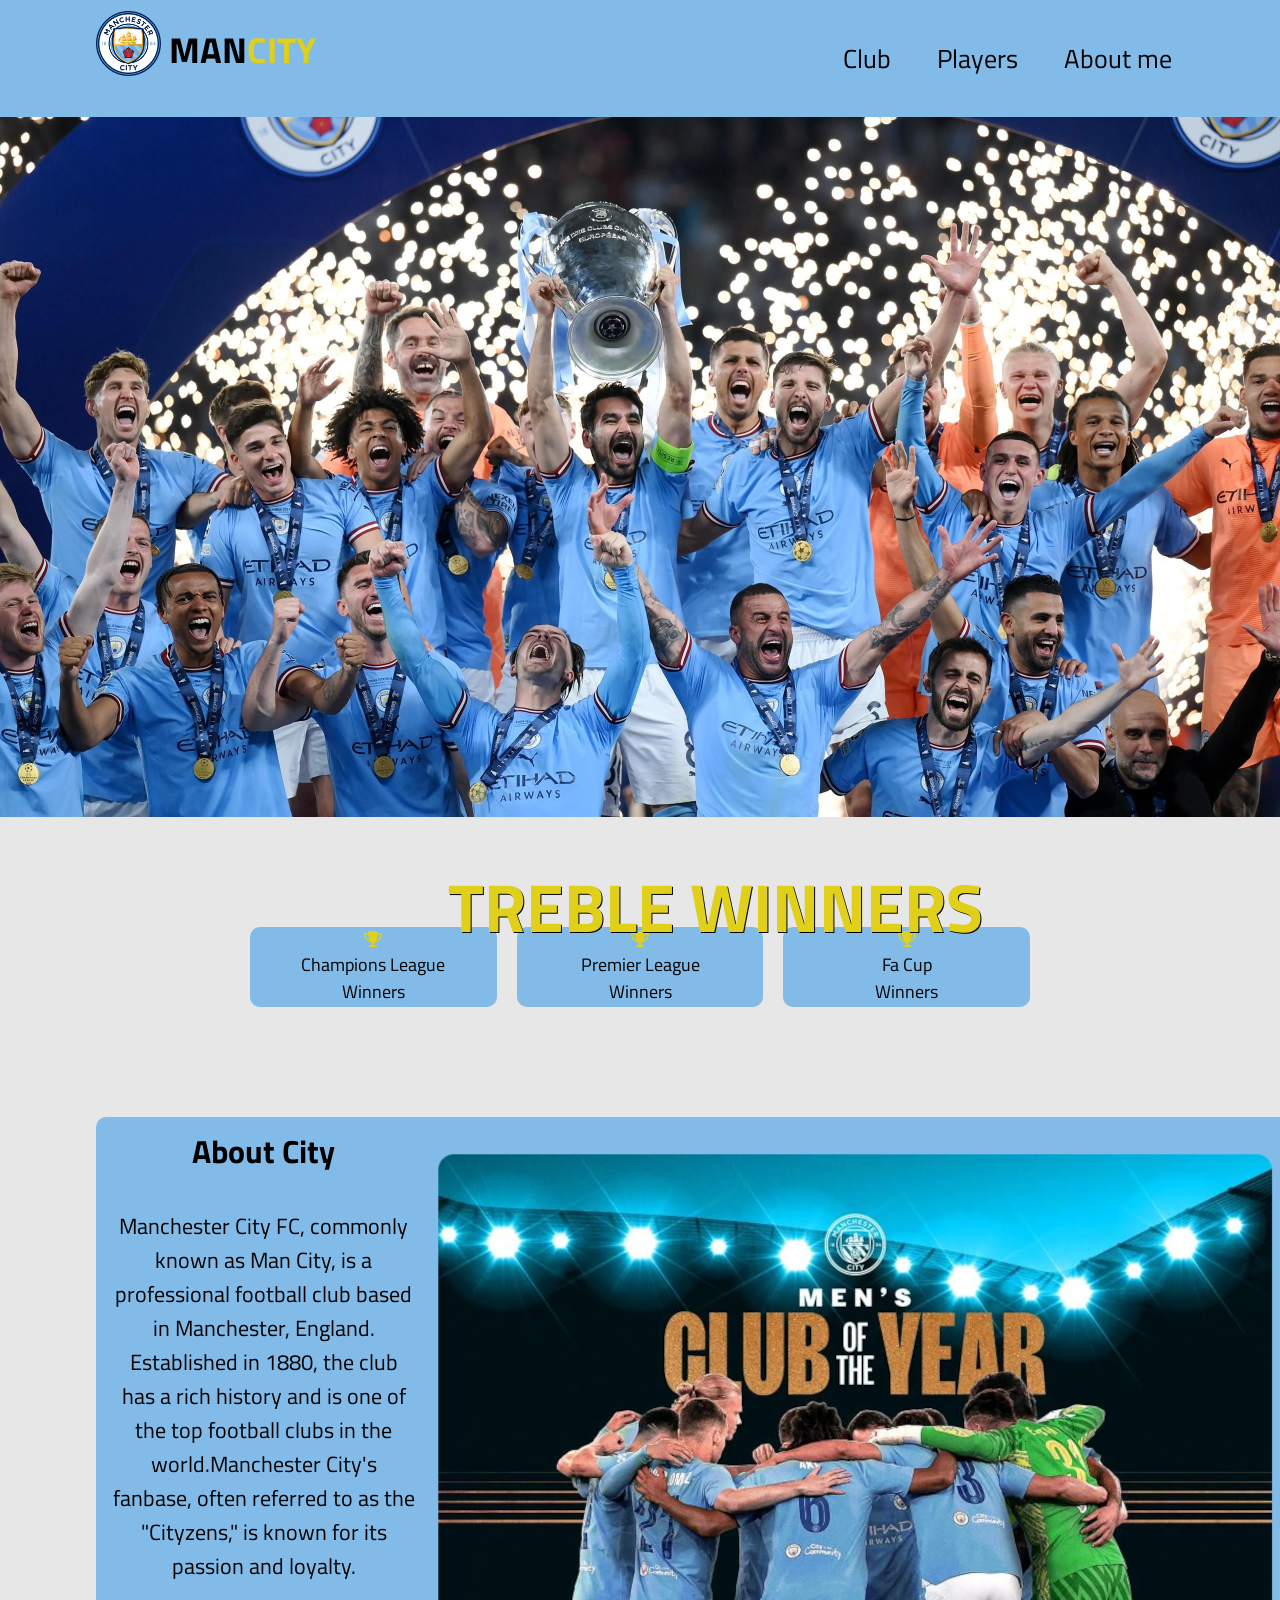
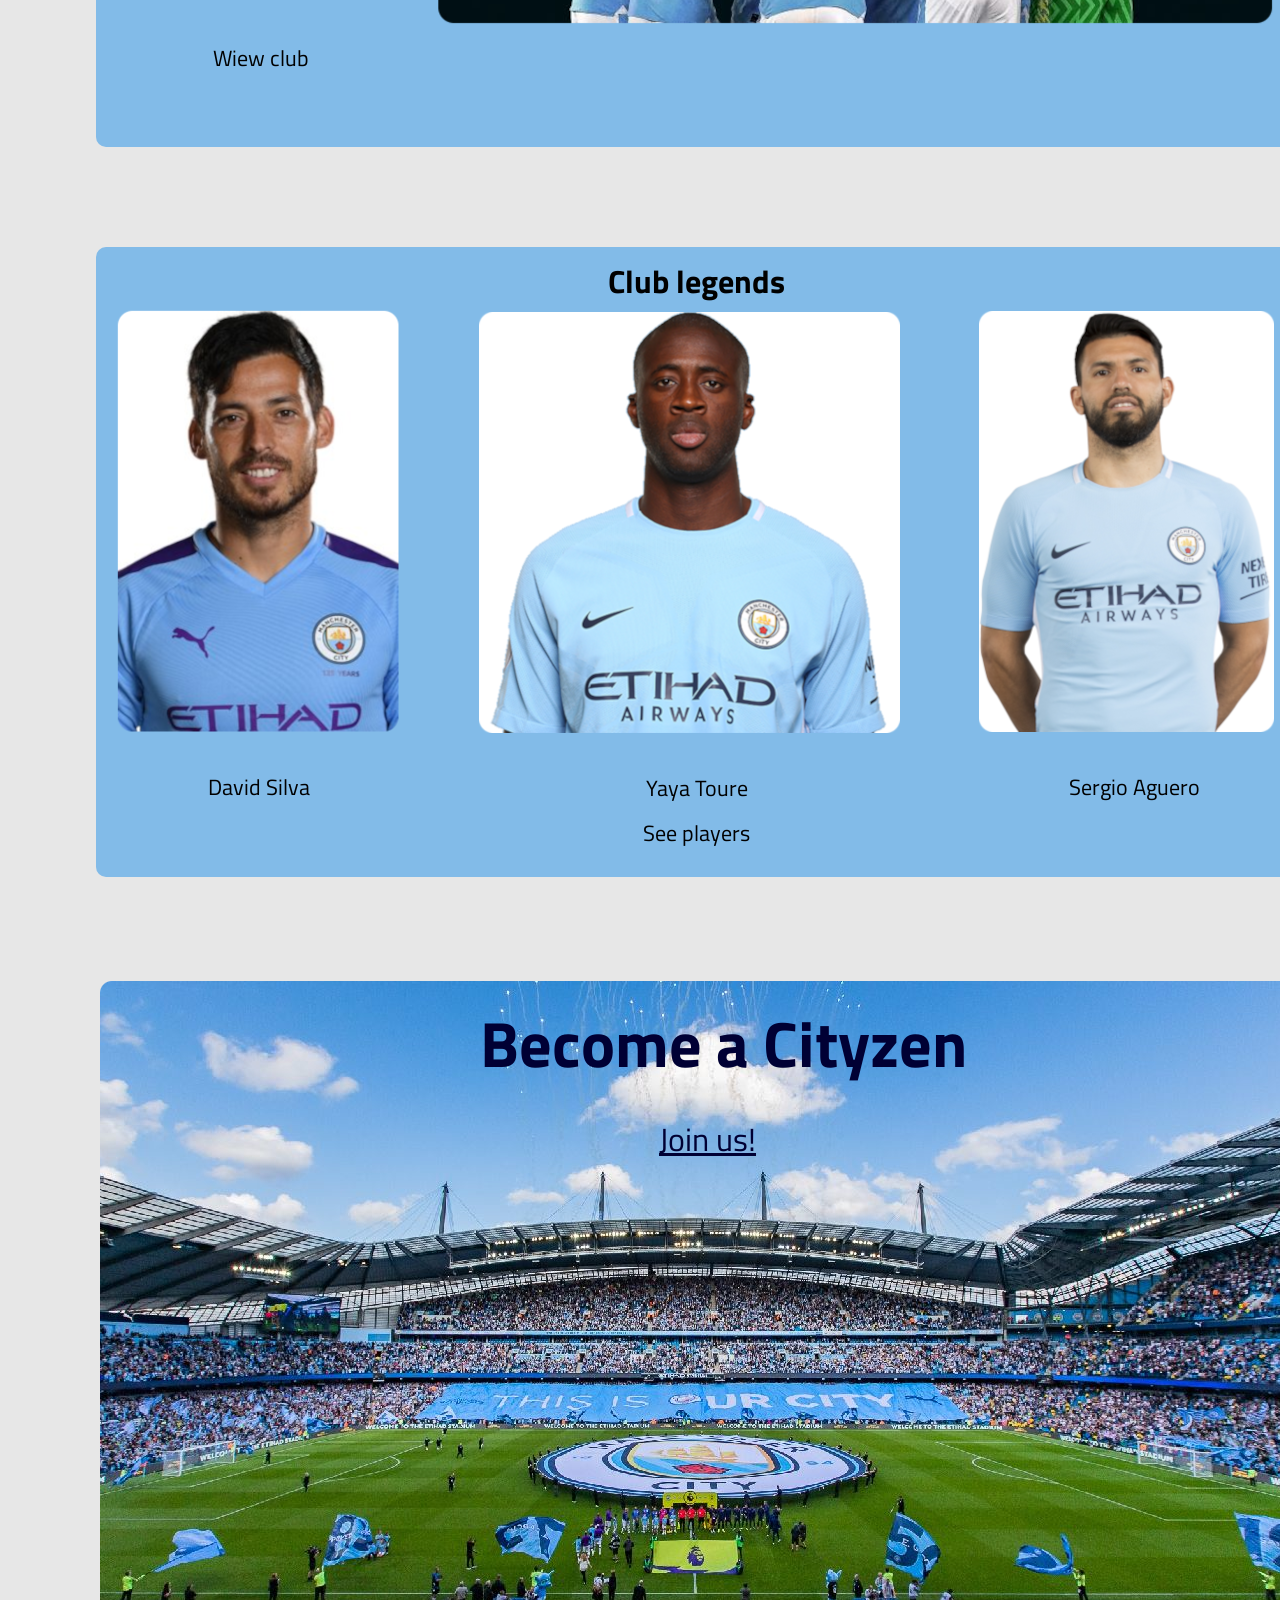
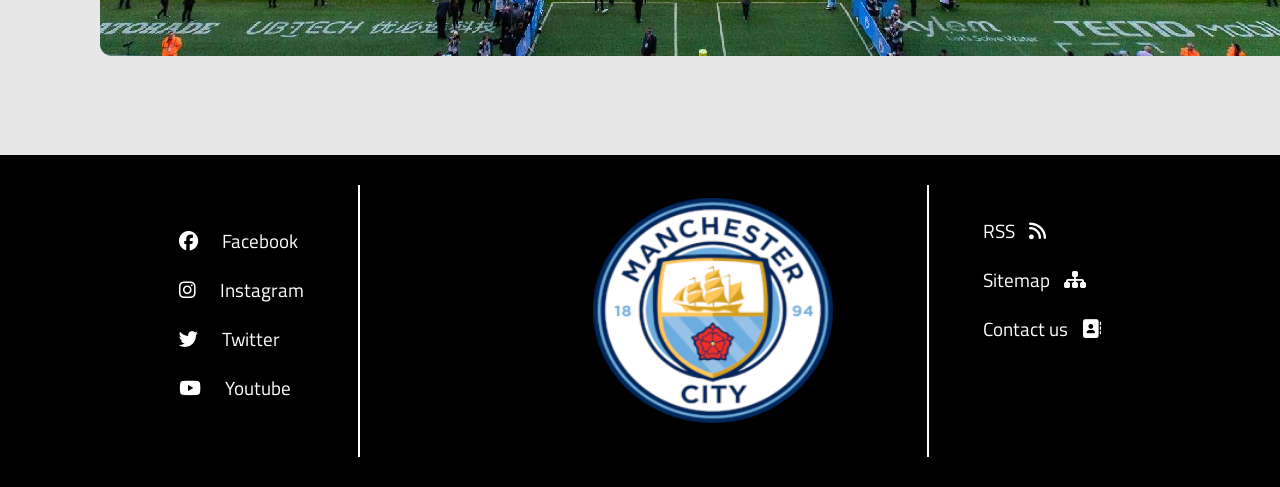
<file: index.html>
<!DOCTYPE html>
<html>
 <head>
     <title>Manchester City FC</title>
     <meta charset="utf-8" />
     <link rel="preconnect" href="https://fonts.googleapis.com">
     <link rel="preconnect" href="https://fonts.gstatic.com" crossorigin>
     <link href="https://fonts.googleapis.com/css2?family=Titillium+Web:wght@300&display=swap" rel="stylesheet">
     <link rel="stylesheet" href="https://cdnjs.cloudflare.com/ajax/libs/font-awesome/6.4.2/css/all.min.css" integrity="sha512-z3gLpd7yknf1YoNbCzqRKc4qyor8gaKU1qmn+CShxbuBusANI9QpRohGBreCFkKxLhei6S9CQXFEbbKuqLg0DA==" crossorigin="anonymous" referrerpolicy="no-referrer" />
     <link rel="icon" type="icon" href="img/logo2.png"/>
     <link rel="stylesheet" type="text/css" href="css/style.css" />
     
</head>
 <body>
     <header>
         <div class="centering">
             <div>
                 <a href="index.html">
                    <img src="img/logo.png" alt="logo" id="logo" />
                     <div id="logo-ime">
                        <h1>man<span>city</span></h1>    
                     </div>
                </a>
             </div>
             
             <div>
                 <nav id="navigacija">
                     <ul>
                         <li>
                         <a href="club.html">Club</a>
                         </li>
                         <li>
                             <a href="players.html">Players</a>
                         </li>
                         <li>
                             <a href="aboutme.html">About me</a>
                         </li>
                     </ul>
                 </nav>
             </div>
             <div class="cleaner"></div>
         </div>
     </header>
     <div id="pocetni-blok" class="background-image">
        <h1>TREBLE WINNERS</h1>
        
     </div>
     <div class="centering">
        <section id="prvi">
            <article>
                <i class="fa-solid fa-trophy"></i><p>Champions League <br/> Winners</p>
            </article>
            <article>
                <i class="fa-solid fa-trophy"></i><p>Premier League <br/> Winners</p>
            </article>
            <article>
                <i class="fa-solid fa-trophy"></i><p>Fa Cup <br/> Winners</p>
            </article>
        </section>
        <section id="drugi" class="blokovi-pozadina">
            <article>
                <h1>About City</h1>
                <br/>
                <p>Manchester City FC, commonly known as Man City, is a professional football club based in Manchester, England. Established in 1880, the club has a rich history and is one of the top football clubs in the world.Manchester City's fanbase, often referred to as the "Cityzens," is known for its passion and loyalty.</p>
                <br/>
                <br/>
                <a href="club.html" id="wiew-club">Wiew club</a>
            </article>
            <article>
                <img src="img/AboutCity.png" alt="About-City" id="About-City"/>
            </article>
        </section> 
        <section id="treci" class="blokovi-pozadina">
            <article>
                <img src="img/DavidSilva.png" alt="DavidSilva" id="Silva"/>
                <p class="ime-igraca">David Silva</p>
            </article>
            <article>
                <h1>Club legends</h1>
                <img src="img/Yaya.png" alt="Yaya"/>
                <p class="ime-igraca">Yaya Toure</p>
                <a href="#" id="see-players">See players</a>
                
            </article>
            <article>
                <img src="img/Aguero.png" alt="Aguero" id="Aguero"/>
                <p class="ime-igraca">Sergio Aguero</p>
            </article>
        </section>
        <section id="cetvrti" class="blokovi-pozadina">
            <article>
                <img src="img/Cityzens.png" alt="Cityzens"/>
                <h1>Become a Cityzen</h1>
                <a href="joinus.html" id="join-us">Join us!</a>
            </article>
        </section>
     </div>
     <br/>
     <br/>
     <footer>
        <div class="centering">
            <div class="container">
                <div class="lista" id="condition1">
                    <ul>
                        <li>
                            <i class="fa-brands fa-facebook">
                              
                            </i>
                            <a href="https://www.facebook.com/mancity/" target="_blank">Facebook</a>
                        </li>
                        <li>
                            <i class="fa-brands fa-instagram">
                                
                            </i>
                            <a href="https://www.instagram.com/mancity/" target="_blank">Instagram</a>

                        </li>
                        <li>
                            <i class="fa-brands fa-twitter">
                               
                            </i>
                            <a href="https://twitter.com/mancity" target="_blank">Twitter</a>
                        </li>
                        <li>
                            <i class="fa-brands fa-youtube">
                               
                            </i>
                            <a href="https://www.youtube.com/mancity" target="_blank">Youtube</a>
                        </li>
                    </ul>
                </div>
                <div class="lista" id="condition2">
                    <a href="index.html">
                    <img src="img/logo2.png" alt="logo2" id="logo2" />
                </div>
                <div class="lista" id="conidion3">
                    <ul>
                        <li>
                            <a href="#" target="_blank">RSS</a>
                            <i class="fa-solid fa-rss"></i>
                        </li>
                        <li>
                            <a href="#" target="_blank">Sitemap</a>
                            <i class="fa-solid fa-sitemap"></i>
                        </li>
                        <li>
                            <a href="contact.html" >Contact us</a>
                            <i class="fa-solid fa-address-book"></i>
                        </li>
                    </ul>
                </div>
            </div>
        </div>
     </footer>
  


 </body>




</html>
</file>
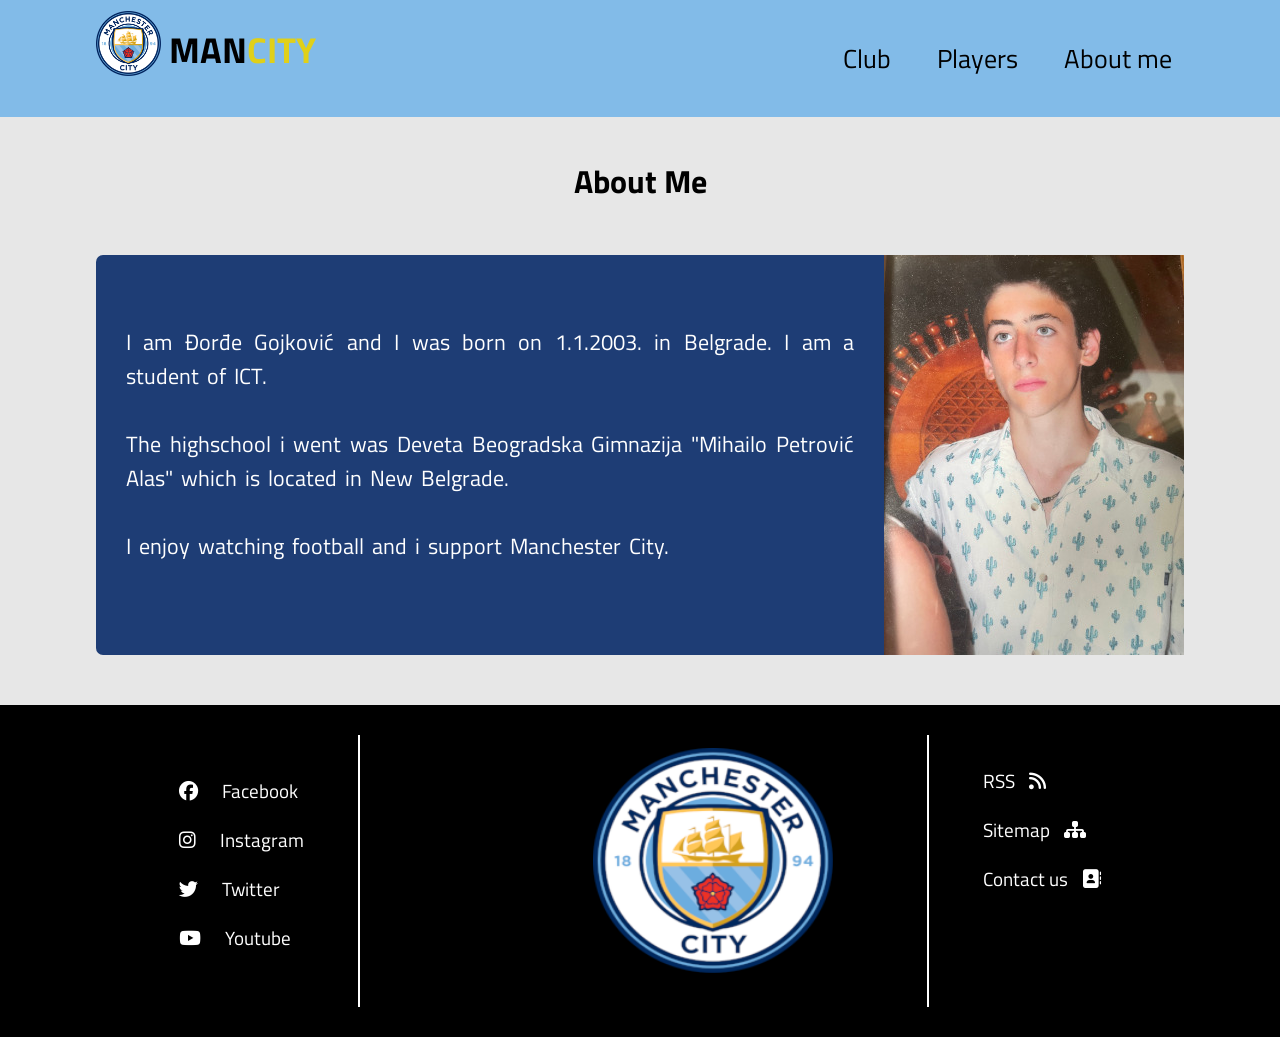
<file: aboutme.html>
<!DOCTYPE html>
<html>
 <head>
     <title>Manchester City FC</title>
     <meta charset="utf-8" />
     <link rel="preconnect" href="https://fonts.googleapis.com">
     <link rel="preconnect" href="https://fonts.gstatic.com" crossorigin>
     <link href="https://fonts.googleapis.com/css2?family=Titillium+Web:wght@300&display=swap" rel="stylesheet">
     <link rel="stylesheet" href="https://cdnjs.cloudflare.com/ajax/libs/font-awesome/6.4.2/css/all.min.css" integrity="sha512-z3gLpd7yknf1YoNbCzqRKc4qyor8gaKU1qmn+CShxbuBusANI9QpRohGBreCFkKxLhei6S9CQXFEbbKuqLg0DA==" crossorigin="anonymous" referrerpolicy="no-referrer" />
     <link rel="icon" type="icon" href="img/logo2.png"/>
     <link rel="stylesheet" type="text/css" href="css/style.css" />
     
</head>
 <body>
     <header>
         <div class="centering">
             <div>
                 <a href="index.html">
                    <img src="img/logo.png" alt="logo" id="logo" />
                     <div id="logo-ime">
                        <h1>man<span>city</span></h1>    
                     </div>
                </a>
             </div>
             
             <div>
                 <nav id="navigacija">
                     <ul>
                         <li>
                         <a href="club.html">Club</a>
                         </li>
                         <li>
                             <a href="players.html">Players</a>
                         </li>
                         <li>
                             <a href="aboutme.html">About me</a>
                         </li>
                     </ul>
                 </nav>
             </div>
             <div class="cleaner"></div>
         </div>
     </header>
     <h1 id="A-title">About Me</h1>
     <div class="centering">
        <section id="author">
            <article>
                <p>I am Đorđe Gojković and  I was born on 1.1.2003. in Belgrade. I am a student of ICT.
                    <br/>
                    <br/>
                    The highschool i went was Deveta Beogradska Gimnazija "Mihailo Petrović Alas"
                     which is located in New Belgrade.
                    <br/>
                    <br/>
                    I enjoy watching football and i support Manchester City.
                </p>
            </article>
            <article>
                <img src="img/Ja.jpg" alt="ja" />
            </article>
        </section>
     </div>
     <footer>
        <div class="centering">
            <div class="container">
                <div class="lista" id="condition1">
                    <ul>
                        <li>
                            <i class="fa-brands fa-facebook">
                              
                            </i>
                            <a href="https://www.facebook.com/mancity/" target="_blank">Facebook</a>
                        </li>
                        <li>
                            <i class="fa-brands fa-instagram">
                                
                            </i>
                            <a href="https://www.instagram.com/mancity/" target="_blank">Instagram</a>

                        </li>
                        <li>
                            <i class="fa-brands fa-twitter">
                               
                            </i>
                            <a href="https://twitter.com/mancity" target="_blank">Twitter</a>
                        </li>
                        <li>
                            <i class="fa-brands fa-youtube">
                               
                            </i>
                            <a href="https://www.youtube.com/mancity" target="_blank">Youtube</a>
                        </li>
                    </ul>
                </div>
                <div class="lista" id="condition2">
                    <a href="index.html">
                    <img src="img/logo2.png" alt="logo2" id="logo2" />
                </div>
                <div class="lista" id="conidion3">
                    <ul>
                        <li>
                            <a href="#" target="_blank">RSS</a>
                            <i class="fa-solid fa-rss"></i>
                        </li>
                        <li>
                            <a href="#" target="_blank">Sitemap</a>
                            <i class="fa-solid fa-sitemap"></i>
                        </li>
                        <li>
                            <a href="contact.html" >Contact us</a>
                            <i class="fa-solid fa-address-book"></i>
                        </li>
                    </ul>
                </div>
            </div>
            </div>
        </div>
     </footer>
     </body>
</file>
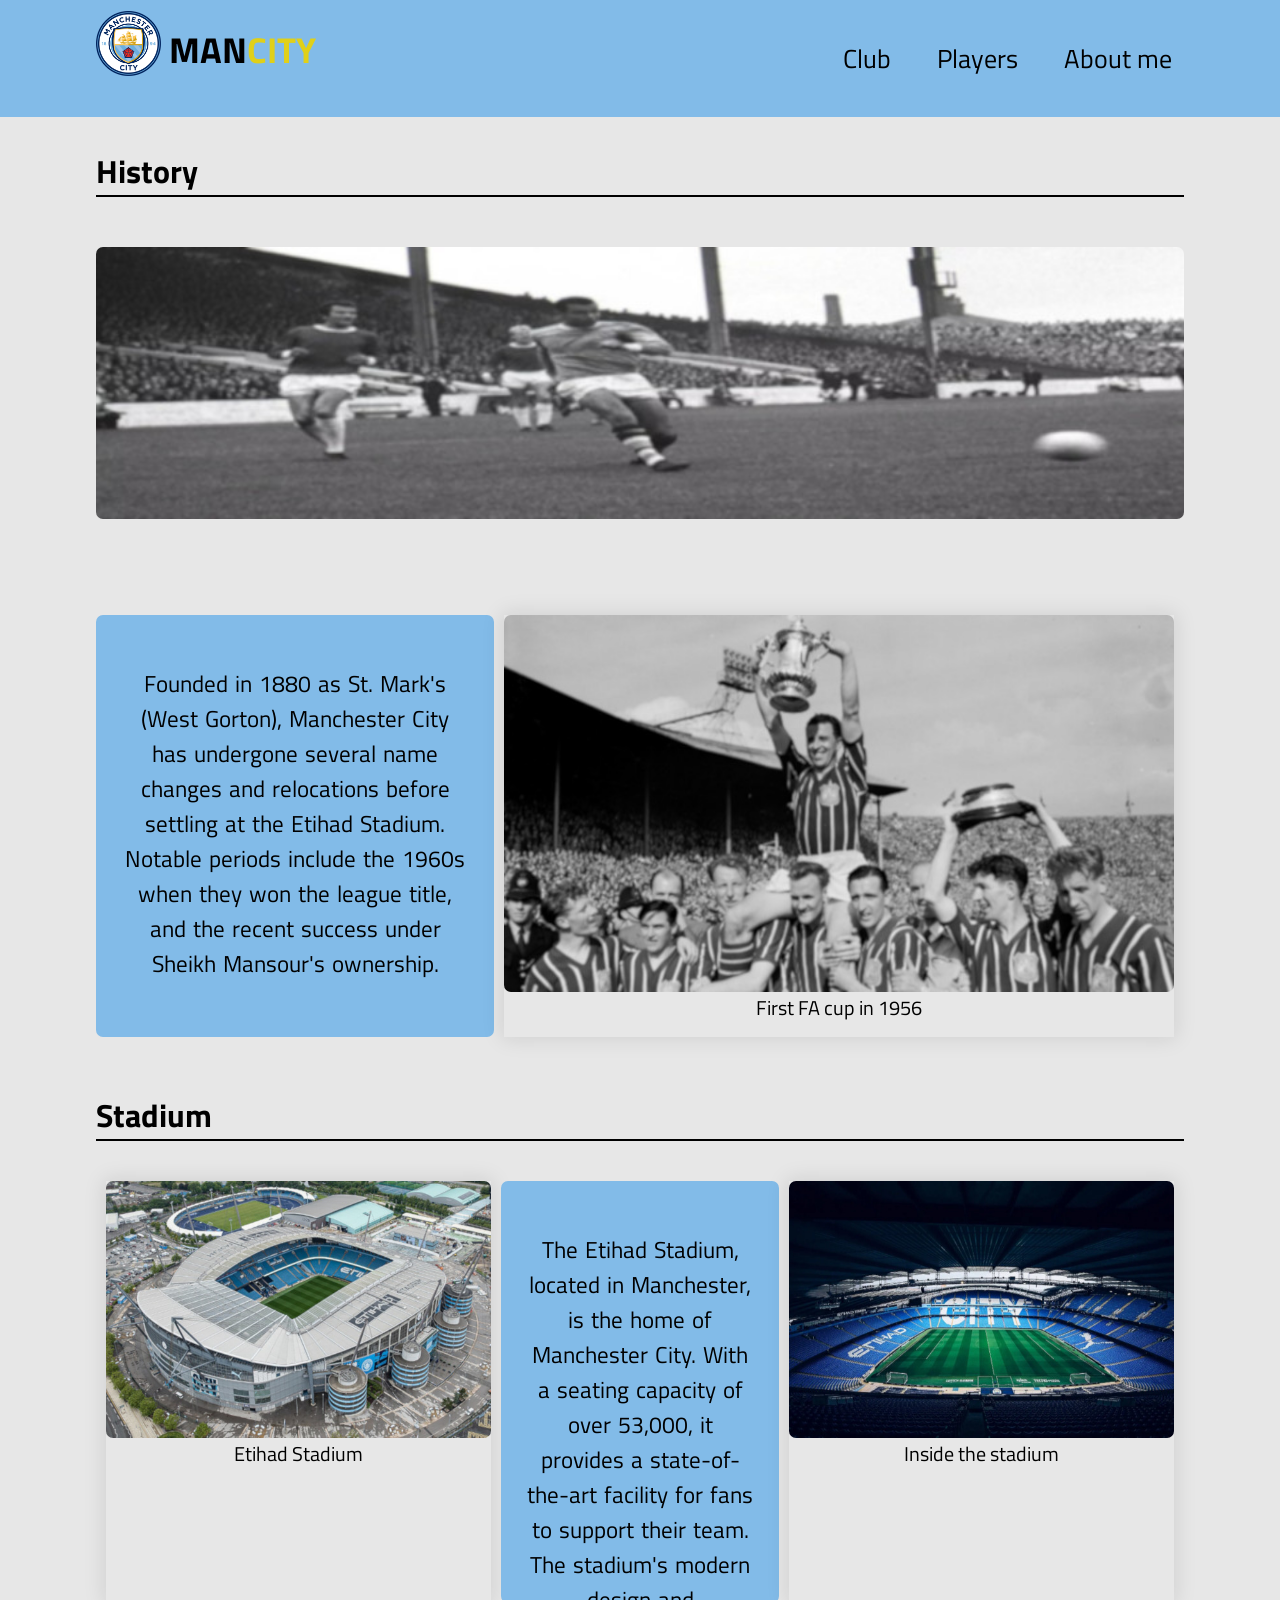
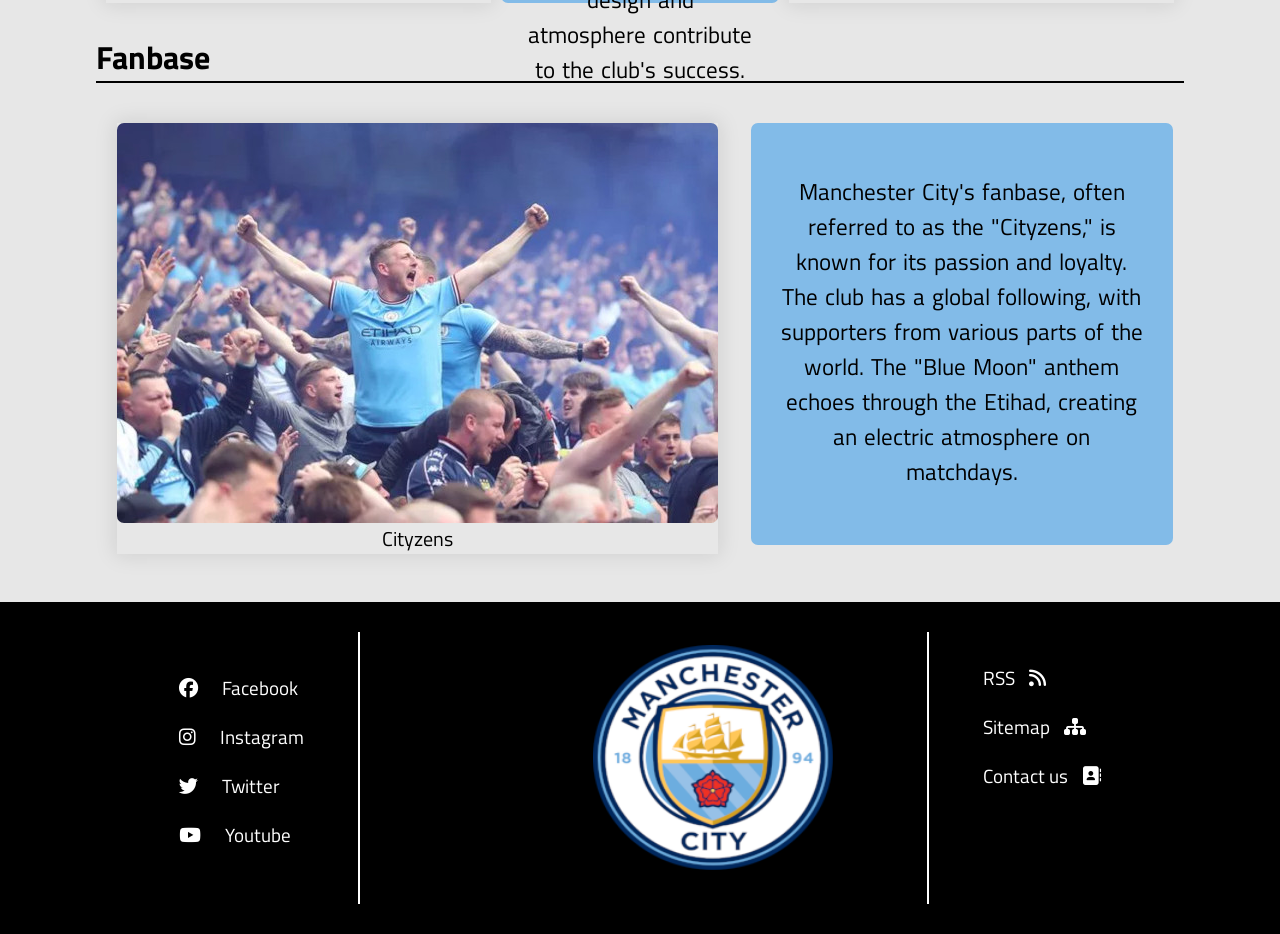
<file: club.html>
<!DOCTYPE html>
<html>
 <head>
     <title>Manchester City FC</title>
     <meta charset="utf-8" />
     <link rel="preconnect" href="https://fonts.googleapis.com">
     <link rel="preconnect" href="https://fonts.gstatic.com" crossorigin>
     <link href="https://fonts.googleapis.com/css2?family=Titillium+Web:wght@300&display=swap" rel="stylesheet">
     <link rel="stylesheet" href="https://cdnjs.cloudflare.com/ajax/libs/font-awesome/6.4.2/css/all.min.css" integrity="sha512-z3gLpd7yknf1YoNbCzqRKc4qyor8gaKU1qmn+CShxbuBusANI9QpRohGBreCFkKxLhei6S9CQXFEbbKuqLg0DA==" crossorigin="anonymous" referrerpolicy="no-referrer" />
     <link rel="icon" type="icon" href="img/logo2.png"/>
     <link rel="stylesheet" type="text/css" href="css/style.css" />
     
</head>
 <body>
     <header>
         <div class="centering">
             <div>
                 <a href="index.html">
                    <img src="img/logo.png" alt="logo" id="logo" />
                     <div id="logo-ime">
                        <h1>man<span>city</span></h1>    
                     </div>
                </a>
             </div>
             
             <div>
                 <nav id="navigacija">
                     <ul>
                         <li>
                         <a href="club.html">Club</a>
                         </li>
                         <li>
                             <a href="players.html">Players</a>
                         </li>
                         <li>
                             <a href="aboutme.html">About me</a>
                         </li>
                     </ul>
                 </nav>
             </div>
             <div class="cleaner"></div>
         </div>
     </header>
    
     <div class="centering">
        <div class="title">
          <h1 class="nazivi">History</h1>
          <hr>
        </div>
        <div id="pocetna-slika">
            <img src="img/match.jpg" alt="mec"/>
        </div>
        <div class="dva-bloka">
            <div class="textbox">
                <p>Founded in 1880 as St. Mark's (West Gorton), Manchester City has undergone several name changes and relocations before settling at the Etihad Stadium. Notable periods include the 1960s when they won the league title, and the recent success under Sheikh Mansour's ownership.</p>
            </div>
            <div class="slika-efekat">
                <img src="img/1956facup.jpg" alt="fa-cup"/>
                <figcaption>First FA cup in 1956</figcaption>
            </div>
        </div>
        <br/>
        <div class="title">
            <h1 class="nazivi">Stadium</h1>
            <hr>
        </div>
        <div class="dva-bloka">
            <div class="slika-efekat">
                <img src="img/Etihad2.jpg" alt="Etihad2"/>
                <figcaption>Etihad Stadium</figcaption>
            </div>
            <div class="textbox">
                <p>The Etihad Stadium, located in Manchester, is the home of Manchester City. With a seating capacity of over 53,000, it provides a state-of-the-art facility for fans to support their team. The stadium's modern design and atmosphere contribute to the club's success.</p>
            </div>
            <div class="slika-efekat">
                <img src="img/Etihad1.jpg" alt="Etihad1"/>
                <figcaption>Inside the stadium</figcaption>
            </div>
        </div>
        <div class="title">
            <h1 class="nazivi">Fanbase</h1>
            <hr>
        </div>
        <div class="dva-bloka">
            <div class="slika-efekat">
                <img src="img/fans.jpg" alt="Fans"/>
                <figcaption>Cityzens</figcaption>
            </div>
            <div class="textbox">
                <p>Manchester City's fanbase, often referred to as the "Cityzens," is known for its passion and loyalty. The club has a global following, with supporters from various parts of the world. The "Blue Moon" anthem echoes through the Etihad, creating an electric atmosphere on matchdays.</p>
            </div>
        </div>
    </div>
    <br/>
    <br/>
    <footer>
        <div class="centering">
            <div class="container">
                <div class="lista" id="condition1">
                    <ul>
                        <li>
                            <i class="fa-brands fa-facebook">
                              
                            </i>
                            <a href="https://www.facebook.com/mancity/" target="_blank">Facebook</a>
                        </li>
                        <li>
                            <i class="fa-brands fa-instagram">
                                
                            </i>
                            <a href="https://www.instagram.com/mancity/" target="_blank">Instagram</a>

                        </li>
                        <li>
                            <i class="fa-brands fa-twitter">
                               
                            </i>
                            <a href="https://twitter.com/mancity" target="_blank">Twitter</a>
                        </li>
                        <li>
                            <i class="fa-brands fa-youtube">
                               
                            </i>
                            <a href="https://www.youtube.com/mancity" target="_blank">Youtube</a>
                        </li>
                    </ul>
                </div>
                <div class="lista" id="condition2">
                    <a href="index.html">
                    <img src="img/logo2.png" alt="logo2" id="logo2" />
                </div>
                <div class="lista" id="conidion3">
                    <ul>
                        <li>
                            <a href="#" target="_blank">RSS</a>
                            <i class="fa-solid fa-rss"></i>
                        </li>
                        <li>
                            <a href="#" target="_blank">Sitemap</a>
                            <i class="fa-solid fa-sitemap"></i>
                        </li>
                        <li>
                            <a href="contact.html" >Contact us</a>
                            <i class="fa-solid fa-address-book"></i>
                        </li>
                    </ul>
                </div>
            </div>
            </div>
        </div>
     </footer>    
     </body>
</file>
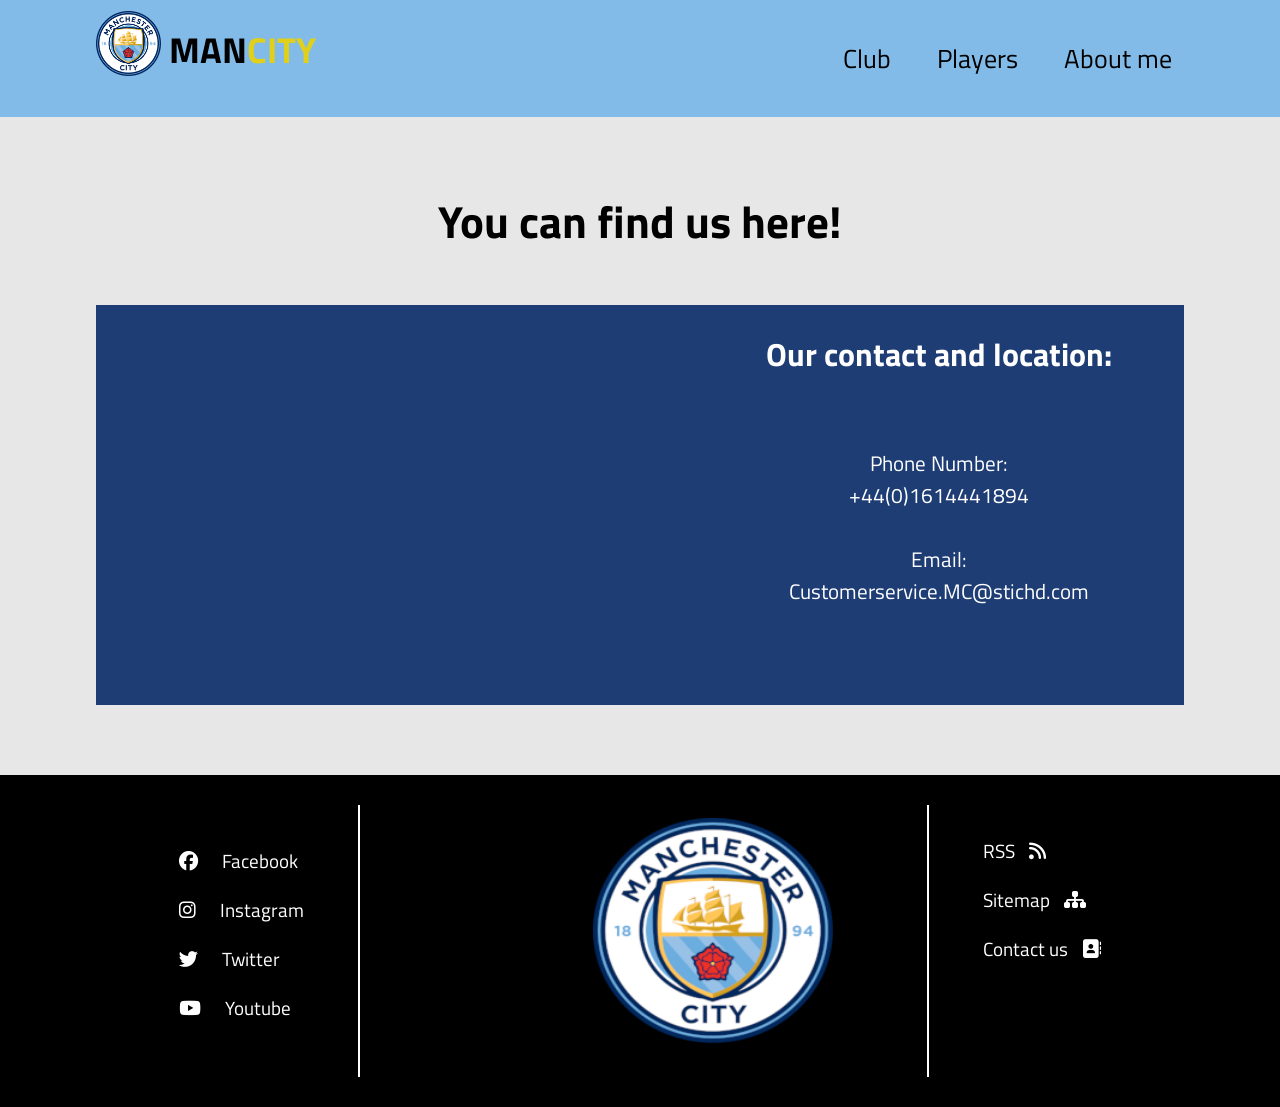
<file: contact.html>
<!DOCTYPE html>
<html>
 <head>
     <title>Manchester City FC</title>
     <meta charset="utf-8" />
     <link rel="preconnect" href="https://fonts.googleapis.com">
     <link rel="preconnect" href="https://fonts.gstatic.com" crossorigin>
     <link href="https://fonts.googleapis.com/css2?family=Titillium+Web:wght@300&display=swap" rel="stylesheet">
     <link rel="stylesheet" href="https://cdnjs.cloudflare.com/ajax/libs/font-awesome/6.4.2/css/all.min.css" integrity="sha512-z3gLpd7yknf1YoNbCzqRKc4qyor8gaKU1qmn+CShxbuBusANI9QpRohGBreCFkKxLhei6S9CQXFEbbKuqLg0DA==" crossorigin="anonymous" referrerpolicy="no-referrer" />
     <link rel="icon" type="icon" href="img/logo2.png"/>
     <link rel="stylesheet" type="text/css" href="css/style.css" />
     
</head>
 <body>
     <header>
         <div class="centering">
             <div>
                 <a href="index.html">
                    <img src="img/logo.png" alt="logo" id="logo" />
                     <div id="logo-ime">
                        <h1>man<span>city</span></h1>    
                     </div>
                </a>
             </div>
             
             <div>
                 <nav id="navigacija">
                     <ul>
                         <li>
                         <a href="club.html">Club</a>
                         </li>
                         <li>
                             <a href="players.html">Players</a>
                         </li>
                         <li>
                             <a href="aboutme.html">About me</a>
                         </li>
                     </ul>
                 </nav>
             </div>
             <div class="cleaner"></div>
         </div>
     </header>
     <div class="centering" id="login">
        <h1>You can find us here!</h1>
        <section id="contact">
            <article>
                <iframe src="https://www.google.com/maps/embed?pb=!1m18!1m12!1m3!1d2374.184358397441!2d-2.201001238961812!3d53.4830356862174!2m3!1f0!2f0!3f0!3m2!1i1024!2i768!4f13.1!3m3!1m2!1s0x487bb10dcc950ae3%3A0x549a8dcce67a876a!2sEtihad%20Stadium!5e0!3m2!1sen!2srs!4v1701443017227!5m2!1sen!2srs" width="600" height="450" style="border:0;" allowfullscreen="" loading="lazy" referrerpolicy="no-referrer-when-downgrade"></iframe>
            </article>
            <article>
                <h2 >Our contact and location:</h2>
                <br>
                <p>
                    Phone Number:
                   <br>
                   +44(0)1614441894
                   <br>
                   <br>
                   Email:
                   <br>
                   Customerservice.MC@stichd.com
                </p>
            </article>
        </section>
    </div>
     <footer>
        <div class="centering">
            <div class="container">
                <div class="lista" id="condition1">
                    <ul>
                        <li>
                            <i class="fa-brands fa-facebook">
                              
                            </i>
                            <a href="https://www.facebook.com/mancity/" target="_blank">Facebook</a>
                        </li>
                        <li>
                            <i class="fa-brands fa-instagram">
                                
                            </i>
                            <a href="https://www.instagram.com/mancity/" target="_blank">Instagram</a>

                        </li>
                        <li>
                            <i class="fa-brands fa-twitter">
                               
                            </i>
                            <a href="https://twitter.com/mancity" target="_blank">Twitter</a>
                        </li>
                        <li>
                            <i class="fa-brands fa-youtube">
                               
                            </i>
                            <a href="https://www.youtube.com/mancity" target="_blank">Youtube</a>
                        </li>
                    </ul>
                </div>
                <div class="lista" id="condition2">
                    <a href="index.html">
                    <img src="img/logo2.png" alt="logo2" id="logo2" />
                </div>
                <div class="lista" id="conidion3">
                    <ul>
                        <li>
                            <a href="#" target="_blank">RSS</a>
                            <i class="fa-solid fa-rss"></i>
                        </li>
                        <li>
                            <a href="#" target="_blank">Sitemap</a>
                            <i class="fa-solid fa-sitemap"></i>
                        </li>
                        <li>
                            <a href="contact.html" >Contact us</a>
                            <i class="fa-solid fa-address-book"></i>
                        </li>
                    </ul>
                </div>
            </div>
        </div>
     </footer>
 </body>
</file>
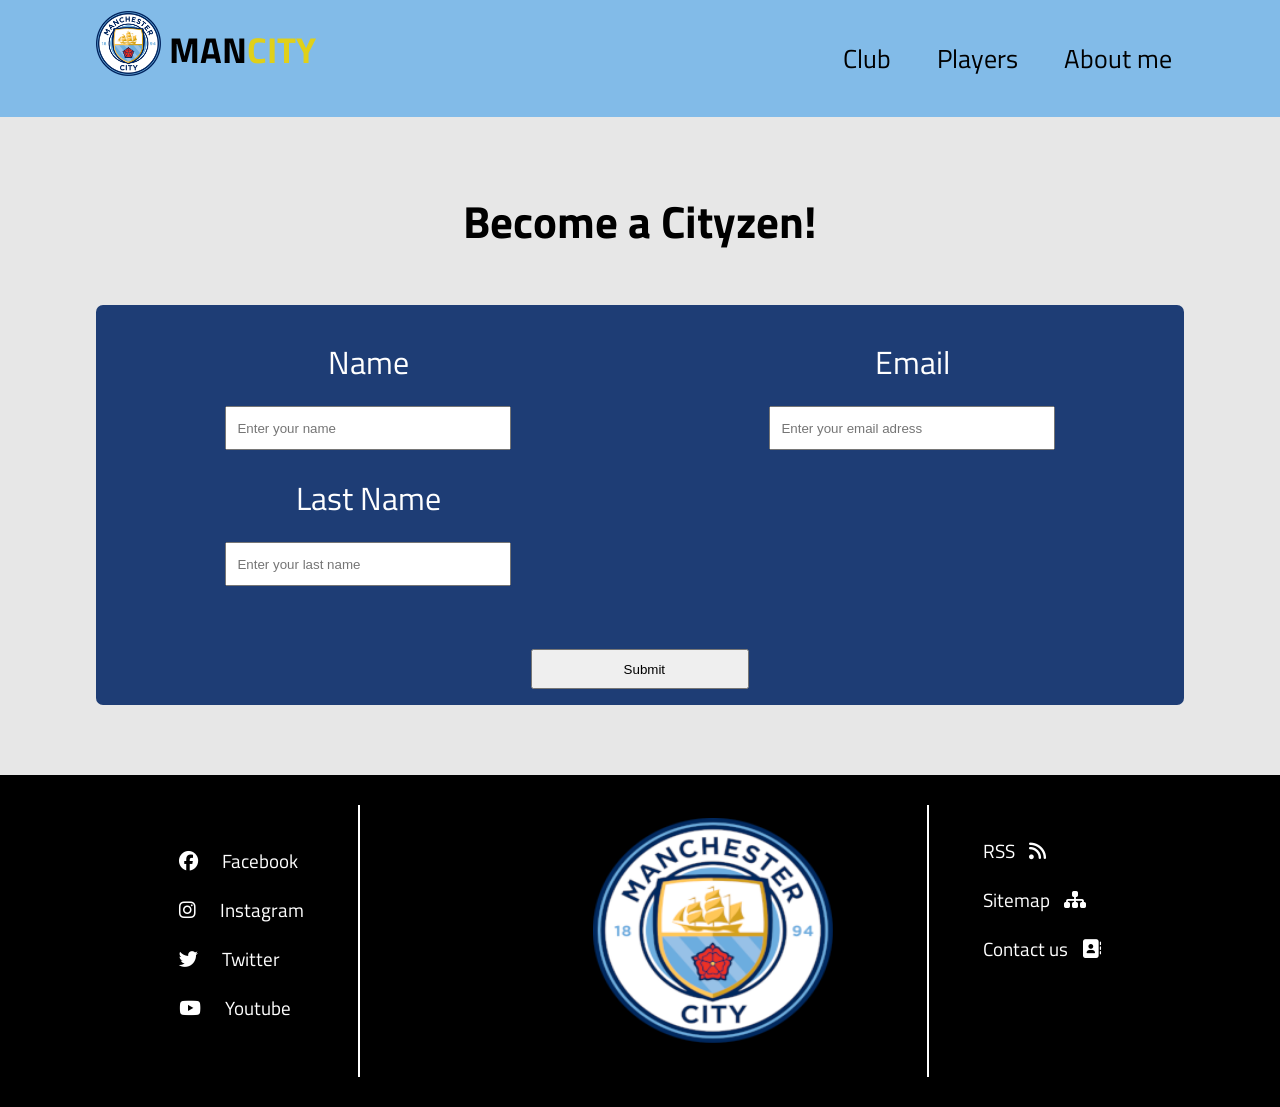
<file: joinus.html>
<!DOCTYPE html>
<html>
 <head>
     <title>Manchester City FC</title>
     <meta charset="utf-8" />
     <link rel="preconnect" href="https://fonts.googleapis.com">
     <link rel="preconnect" href="https://fonts.gstatic.com" crossorigin>
     <link href="https://fonts.googleapis.com/css2?family=Titillium+Web:wght@300&display=swap" rel="stylesheet">
     <link rel="stylesheet" href="https://cdnjs.cloudflare.com/ajax/libs/font-awesome/6.4.2/css/all.min.css" integrity="sha512-z3gLpd7yknf1YoNbCzqRKc4qyor8gaKU1qmn+CShxbuBusANI9QpRohGBreCFkKxLhei6S9CQXFEbbKuqLg0DA==" crossorigin="anonymous" referrerpolicy="no-referrer" />
     <link rel="icon" type="icon" href="img/logo2.png"/>
     <link rel="stylesheet" type="text/css" href="css/style.css" />
     
</head>
 <body>
     <header>
         <div class="centering">
             <div>
                 <a href="index.html">
                    <img src="img/logo.png" alt="logo" id="logo" />
                     <div id="logo-ime">
                        <h1>man<span>city</span></h1>    
                     </div>
                </a>
             </div>
             
             <div>
                 <nav id="navigacija">
                     <ul>
                         <li>
                         <a href="club.html">Club</a>
                         </li>
                         <li>
                             <a href="players.html">Players</a>
                         </li>
                         <li>
                             <a href="aboutme.html">About me</a>
                         </li>
                     </ul>
                 </nav>
             </div>
             <div class="cleaner"></div>
         </div>
     </header>
     <div class="centering" id="login">
        <h1>Become a Cityzen!</h1>
        <form>
            <div id="form-drzac">
                <div id="form-drzac1" class="form-drzac0">
                    <label for="name">Name</label>
                    <br/>
                    <input type="text" placeholder="Enter your name" required="required">
                    <br/>
                    <br/>
                    <label for="lastname">Last Name</label>
                    <br>
                    <input type="text" placeholder="Enter your last name" required="required">
                </div>
                <div id="form-drzac2" class="form-drzac0">
                    <label for="email">Email</label>
                    <br>
                    <input name="email" type="email" placeholder="Enter your email adress" required="required">
                </div>
                <div id="form-drzac3" class="form-drzac0">
                    <input type="submit" value="Submit" id="submit">
                </div>
            </div>
        </form>
     </div>
     <footer>
        <div class="centering">
            <div class="container">
                <div class="lista" id="condition1">
                    <ul>
                        <li>
                            <i class="fa-brands fa-facebook">
                              
                            </i>
                            <a href="https://www.facebook.com/mancity/" target="_blank">Facebook</a>
                        </li>
                        <li>
                            <i class="fa-brands fa-instagram">
                                
                            </i>
                            <a href="https://www.instagram.com/mancity/" target="_blank">Instagram</a>

                        </li>
                        <li>
                            <i class="fa-brands fa-twitter">
                               
                            </i>
                            <a href="https://twitter.com/mancity" target="_blank">Twitter</a>
                        </li>
                        <li>
                            <i class="fa-brands fa-youtube">
                               
                            </i>
                            <a href="https://www.youtube.com/mancity" target="_blank">Youtube</a>
                        </li>
                    </ul>
                </div>
                <div class="lista" id="condition2">
                    <a href="index.html">
                    <img src="img/logo2.png" alt="logo2" id="logo2" />
                </div>
                <div class="lista" id="conidion3">
                    <ul>
                        <li>
                            <a href="#" target="_blank">RSS</a>
                            <i class="fa-solid fa-rss"></i>
                        </li>
                        <li>
                            <a href="#" target="_blank">Sitemap</a>
                            <i class="fa-solid fa-sitemap"></i>
                        </li>
                        <li>
                            <a href="contact.html" >Contact us</a>
                            <i class="fa-solid fa-address-book"></i>
                        </li>
                    </ul>
                </div>
            </div>
        </div>
     </footer>
 </body>
</file>
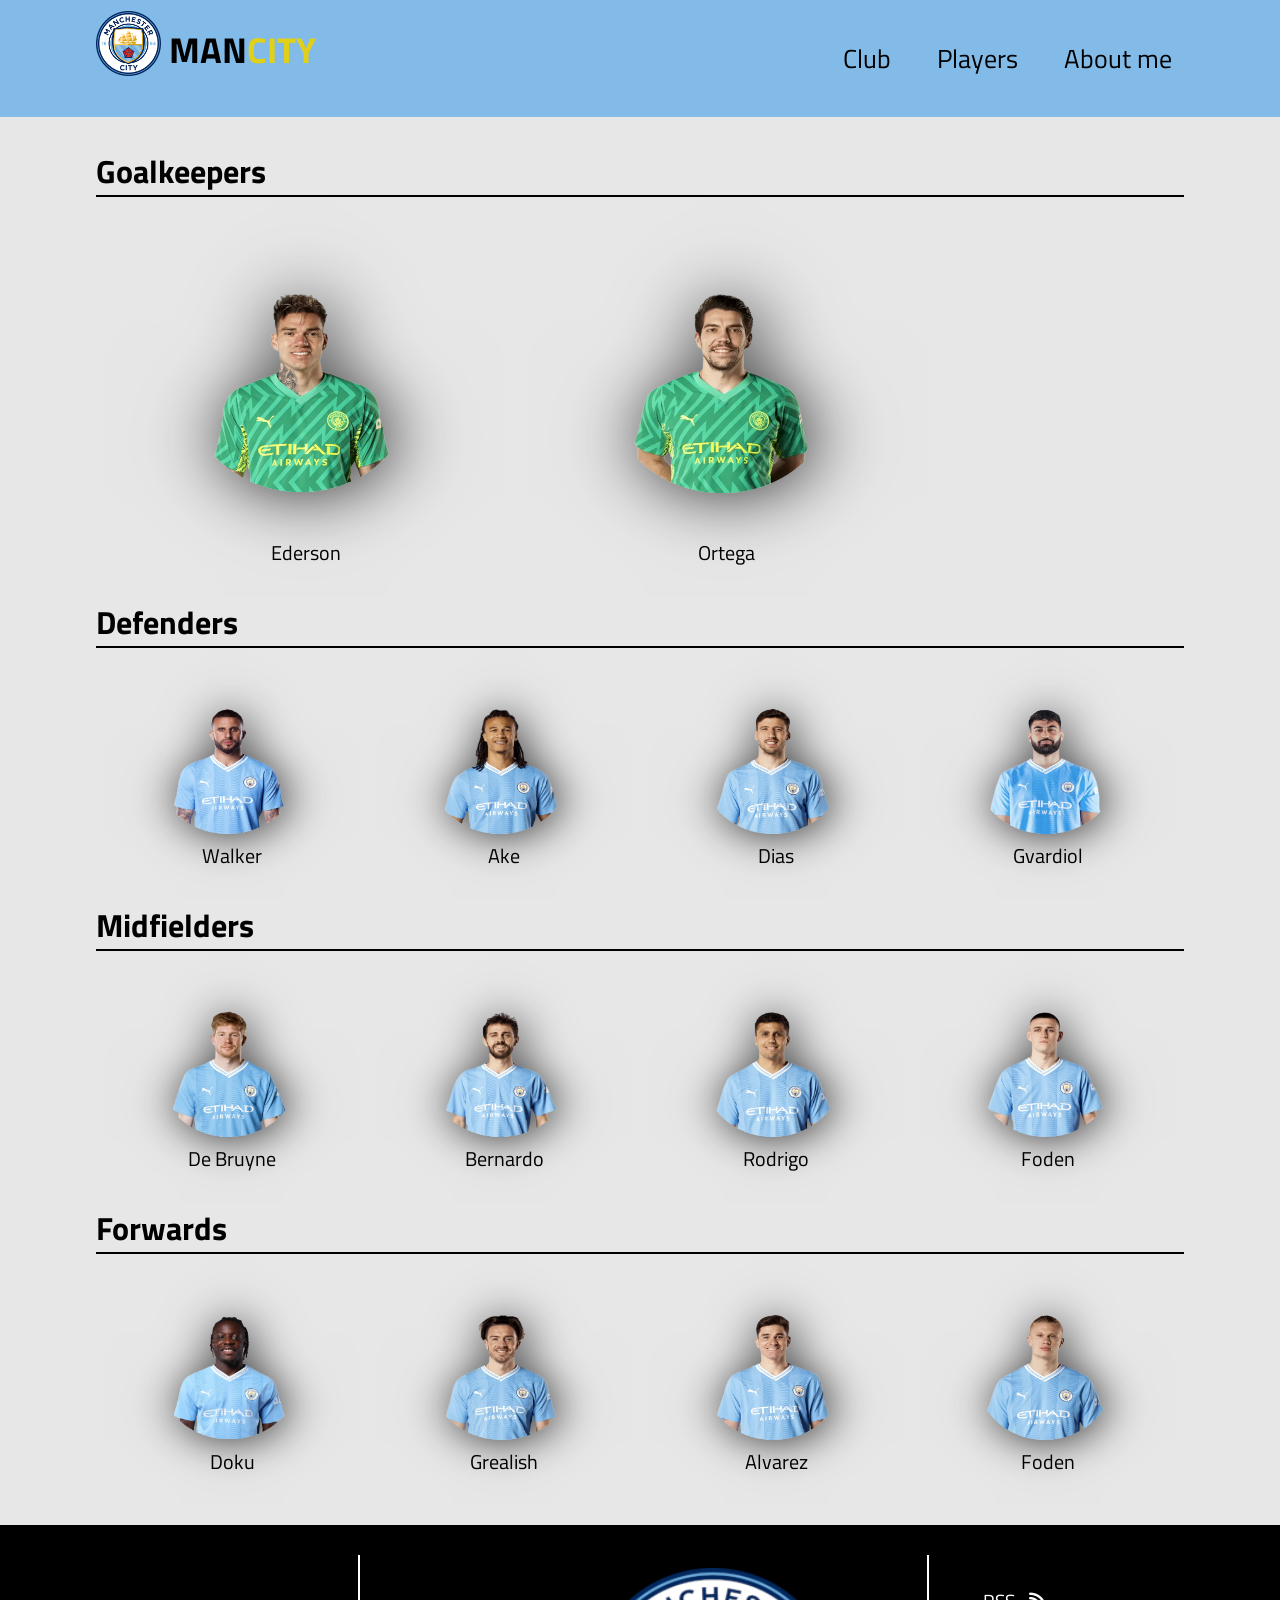
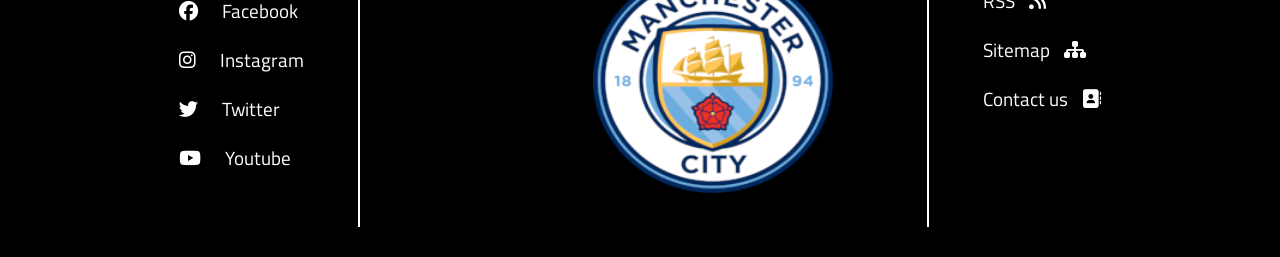
<file: players.html>
<!DOCTYPE html>
<html>
 <head>
     <title>Manchester City FC</title>
     <meta charset="utf-8" />
     <link rel="preconnect" href="https://fonts.googleapis.com">
     <link rel="preconnect" href="https://fonts.gstatic.com" crossorigin>
     <link href="https://fonts.googleapis.com/css2?family=Titillium+Web:wght@300&display=swap" rel="stylesheet">
     <link rel="stylesheet" href="https://cdnjs.cloudflare.com/ajax/libs/font-awesome/6.4.2/css/all.min.css" integrity="sha512-z3gLpd7yknf1YoNbCzqRKc4qyor8gaKU1qmn+CShxbuBusANI9QpRohGBreCFkKxLhei6S9CQXFEbbKuqLg0DA==" crossorigin="anonymous" referrerpolicy="no-referrer" />
     <link rel="icon" type="icon" href="img/logo2.png"/>
     <link rel="stylesheet" type="text/css" href="css/style.css" />
     
</head>
 <body>
     <header>
         <div class="centering">
             <div>
                 <a href="index.html">
                    <img src="img/logo.png" alt="logo" id="logo" />
                     <div id="logo-ime">
                        <h1>man<span>city</span></h1>    
                     </div>
                </a>
             </div>
             
             <div>
                 <nav id="navigacija">
                     <ul>
                         <li>
                         <a href="club.html">Club</a>
                         </li>
                         <li>
                             <a href="players.html">Players</a>
                         </li>
                         <li>
                             <a href="aboutme.html">About me</a>
                         </li>
                     </ul>
                 </nav>
             </div>
             <div class="cleaner"></div>
         </div>
     </header>
     <div class="centering">
        <div class="title">
          <h1 class="nazivi">Goalkeepers</h1>
          <hr>
        </div>
        <div class="player-drzac">
            <div class="player-slika">
                <img src="img/Ederson.png" alt="Ederson" />
                <figcaption>Ederson</figcaption>
            </div>
            <div class="player-slika">
                <img src="img/Ortega.png" alt="Ortega" />
                <figcaption>Ortega</figcaption>
            </div>
        </div>
        <div class="title">
            <h1 class="nazivi">Defenders</h1>
            <hr>
        </div>
        <div class="player-drzac">
            <div class="player-slika">
                <img src="img/Walker.png" alt="Walker" />
                <figcaption>Walker</figcaption>
            </div>
            <div class="player-slika">
                <img src="img/Ake.png" alt="Ortega" />
                <figcaption>Ake</figcaption>
            </div>
            <div class="player-slika">
                <img src="img/Dias.png" alt="Dias" />
                <figcaption>Dias</figcaption>
            </div>
            <div class="player-slika">
                <img src="img/Gvardiol.png" alt="Gvardiol" />
                <figcaption>Gvardiol</figcaption>
            </div>
        </div>
        <div class="title">
            <h1 class="nazivi">Midfielders</h1>
            <hr>
        </div>
        <div class="player-drzac">
            <div class="player-slika">
                <img src="img/Kevin.png" alt="DeBruyne" />
                <figcaption>De Bruyne </figcaption>
            </div>
            <div class="player-slika">
                <img src="img/Bernardo.png" alt="Bernardo" />
                <figcaption>Bernardo</figcaption>
            </div>
            <div class="player-slika">
                <img src="img/Rodri.png" alt="Rodri" />
                <figcaption>Rodrigo</figcaption>
            </div>
            <div class="player-slika">
                <img src="img/Foden.png" alt="Foden" />
                <figcaption>Foden</figcaption>
            </div>
        </div>
        <div class="title">
            <h1 class="nazivi">Forwards</h1>
            <hr>
        </div>
        <div class="player-drzac">
            <div class="player-slika">
                <img src="img/Doku.png" alt="Doku" />
                <figcaption>Doku</figcaption>
            </div>
            <div class="player-slika">
                <img src="img/Grealish.png" alt="Grealish" />
                <figcaption>Grealish</figcaption>
            </div>
            <div class="player-slika">
                <img src="img/Alvarez.png" alt="Alvarez" />
                <figcaption>Alvarez</figcaption>
            </div>
            <div class="player-slika">
                <img src="img/Haaland.png" alt="Foden" />
                <figcaption>Foden</figcaption>
            </div>
        </div>
    </div>
    <br/>
    <br/>
    <footer>
        <div class="centering">
            <div class="container">
                <div class="lista" id="condition1">
                    <ul>
                        <li>
                            <i class="fa-brands fa-facebook">
                              
                            </i>
                            <a href="https://www.facebook.com/mancity/" target="_blank">Facebook</a>
                        </li>
                        <li>
                            <i class="fa-brands fa-instagram">
                                
                            </i>
                            <a href="https://www.instagram.com/mancity/" target="_blank">Instagram</a>

                        </li>
                        <li>
                            <i class="fa-brands fa-twitter">
                               
                            </i>
                            <a href="https://twitter.com/mancity" target="_blank">Twitter</a>
                        </li>
                        <li>
                            <i class="fa-brands fa-youtube">
                               
                            </i>
                            <a href="https://www.youtube.com/mancity" target="_blank">Youtube</a>
                        </li>
                    </ul>
                </div>
                <div class="lista" id="condition2">
                    <a href="index.html">
                    <img src="img/logo2.png" alt="logo2" id="logo2" />
                </div>
                <div class="lista" id="conidion3">
                    <ul>
                        <li>
                            <a href="#" target="_blank">RSS</a>
                            <i class="fa-solid fa-rss"></i>
                        </li>
                        <li>
                            <a href="#" target="_blank">Sitemap</a>
                            <i class="fa-solid fa-sitemap"></i>
                        </li>
                        <li>
                            <a href="contact.html" >Contact us</a>
                            <i class="fa-solid fa-address-book"></i>
                        </li>
                    </ul>
                </div>
            </div>
            </div>
        </div>
     </footer>
 </body>
</file>
<file: css/style.css>
* {
	margin:0px;
	padding:0px;
}
.cleaner {
	clear:both;
}
body{background-color: #e7e7e7;
	font-family: 'Titillium Web', sans-serif;
}
header{
	width:100%;
	background-color: #82bbe8;
}
.centering{
	width: 85%;
	margin: 0px auto;
}
#logo-ime{
	float: left;
	font-family: 'Titillium Web', sans-serif;
	text-transform: uppercase;
	text-align:center;
	padding-top:2%;
	width:15%;
	font-size:113%;
}
#logo-ime h1{
	color:#000000;
}
#logo-ime span{
	color:#e0d019;
}
#logo{
	width:6%;
	height:6%;
	margin:1% auto;
	float:left;
}
#navigacija{
	float:right;
	margin:2.5% 0px;
	width:60%;
	padding:12px;
	font-family: 'Titillium Web', sans-serif;
	font-size: 20px;
}
#navigacija ul{
	list-style-type: none;
	float: right;
}
#navigacija ul li{
padding-right: 40px;
display: inline;
font-size:130%;
}
#navigacija ul li a{
	color:#000000;
}
#navigacija ul li:last-child{
	padding-right:0px;
}
a{
	text-decoration:none;
}
#navigacija ul li:hover{
	text-decoration: underline;
}
#pocetni-blok{
	background-image: url(../img/champions-league.jpg);
	height: 700px;
	
}
.background-image{
	background-size: cover;
	background-repeat: no-repeat;
	background-position: center bottom;
	background-attachment: scroll;
}
#pocetni-blok h1{
	color: #e0d019;
	font-size:426%;
	top: 95%;
	left:35%;
	position: absolute;
	text-shadow: 1px 1px #000000;
	font-family: 'Titillium Web', sans-serif;
}
#prvi{
	width:800px;
	margin:100px auto;
	text-align: center;
	display: flex;
    flex-direction: row;
	color: #e0d019;
	
}
#prvi article{
	background-color:#82bbe8 ;
	width:300px;
	margin:10px;
	height: 80px;
	font-family: 'Titillium Web', sans-serif;
	border-radius: 10px;
  
}
#prvi p{
	color:#000000;
	font-size: 18px;
}
#drugi{
	background-color: #82bbe8;
}
.blokovi-pozadina{
	width: 1200px;
	height: 630px;
	display: flex;
	justify-content:space-between;
	color: black;
	margin:100px auto;
	border-radius: 10px;
	font-family: 'Titillium Web', sans-serif;
	
}
.blokovi-pozadina article h1{
	text-align: center;
	font-size: 200%;
	padding-top: 10px;
}
.blokovi-pozadina article p{
	text-align:center;
	font-size: 140%;
	padding: 10px 15px;
	
}
a{
	text-decoration:none;
	color:#000000;
}
#wiew-club{
	font-size: 140%;
	text-align: center;
	margin:34%;
	font-family: 'Titillium Web', sans-serif;
	color: black ;
	transition: 0.5s;
	border-radius: 9px;
	padding: 1%;
}
#wiew-club:hover{
	background-color: #e7e7e7;
	
}
#About-City{
	padding-top:30px;
}
#treci{
	background-color: #82bbe8;
}
#Silva{
	padding-top:57px ;
	padding-left: 15px;
}
#Aguero{
	padding-top:57px ;
}
#see-players{
	font-size: 140%;
	text-align:center;
	margin: 37%;
	font-family: 'Titillium Web', sans-serif;
	color: black ;
	transition: 0.5s;
	border-radius: 9px;
	padding: 1%;
	
}
#see-players:hover{
	background-color: #e7e7e7;
}
#cetvrti{
	position: relative;
}
#cetvrti article h1{
	position: absolute;
	top: 1%;
	font-size: 400%;
	left: 32%;
	font-weight: bold;
	color: #000034;
}
#join-us{
	position: absolute;
	top:20%;
	font-size: 200%;
	text-decoration: underline;
	right:44%;
	color:#000034 ;
	transition: 0.5s;
	border-radius: 9px;
	padding: 1%;
}
#join-us:hover{
	background-color: #e7e7e7;
}
footer{
 background-color:black ;
}
.container{
	display: flex;
	justify-content:space-around;
	padding: 30px 0px 30px 0px;
}
.lista{
	color:white;
	padding:1% 3%;
	font-family: 'Titillium Web', sans-serif;
}	
#condition1{
	padding-right: 5%;
	font-size: 120%;
	border-right: 2px solid #ffffff;
}
.lista ul{
	list-style-type: none;
}
.lista ul li:first-child{
	margin-top: 30px;
}
.lista ul li{
	margin:20px auto;
}
#condition1 ul li i{
	margin-right: 20px;
}
a{
	text-decoration: none;
	color: white;
}
#logo2{
	width:120%;
	height:90%;
	margin:1% 50%;
}
#conidion3{
	border-left: 2px solid white;
	padding-left: 5%;
	font-size: 120%;
}
#conidion3 ul li i{
	margin-left:10px;
}
.nazivi{
	padding-top: 30px;
}
hr{
	border:1px solid;
}
#pocetna-slika{
	width: 100%;
	margin:50px auto;
}
#pocetna-slika img{
	width: 100%;
	border-radius: 7px;
	
}
.dva-bloka{
	display: flex;
	justify-content: space-around;
	padding-top: 40px;
}
.textbox{
	background-color: #82bbe8;
	width: 400px;
	height:400px;
	border-radius:7px;
	padding: 1%;
}
.textbox p{
	font-size: 145%;
	text-align: center;
	padding: 10px 15px;
	margin-top: 30px;
	word-spacing: 2px;
}
.slika-efekat figcaption{
	text-align: center;
	font-size: 20px;
	background-color: #e7e7e7;
}
.slika-efekat img{
	border-radius: 7px;
	width: 100%;
	display: block;
}
.slika-efekat{
	margin: 0 10px;
	transition: all 1s;
	box-shadow: 0 0 20px 2px rgba(0, 0, 0, .1);
	
}
.slika-efekat:hover{
	transform:scale(1.1);
}
.player-drzac{
	display: flex;
	align-items: start;
}
.player-slika figcaption{
	text-align: center;
	font-size: 20px;
	background-color: #e7e7e7;
	margin-top:-60px;
}
.player-slika img{
	width: 100%;
	display: block;
}
.player-slika{
	margin: 0 10px;
	transition: all 1s;
	
	
}
.player-slika:hover{
	transform:scale(1.1);
}
#A-title{
	text-align: center;
	margin: 40px auto;
	position: relative;
	animation-name: animacija1;
	animation-duration: 1s;
}
@keyframes animacija1 {
	from{top: -400px}
	to{top: 0px;}
}
#author{
	background-color:#1e3d75;
	color: white;
	display: flex;
	justify-content:flex-start ;
	border-radius : 7px ;
	height:400px;
	margin: 50px auto;
	position:relative;
	animation-name:animacija2;
	animation-duration:1.5s;
}
@keyframes animacija2 {
	from{bottom:-700px}
	to{bottom: 0px;}
}
#author article p{
	text-align: justify;
	margin:70px 30px;
	font-size: 140%;
	word-spacing: 3px;
}
#login{
	margin:70px auto;
}
#login h1{
	text-align: center;
	position: relative;
	font-size: 280%;
	animation-name: animacija1;
	animation-duration: 1s;
}
form{
	position: relative;
	background-color: #1e3d75;
	border-radius: 7px;
	height: 400px;
	color: white;
	margin: 50px auto;
	animation-name:animacija2;
	animation-duration:1.5s;
}
#form-drzac{
	width: 100%;
}
#form-drzac1{
	float: left;
}
.form-drzac0{
	text-align: center;
	margin-top: 3%;
	width: 50%;
}
label{
	font-size:200% ;
}
input{
	width: 50%;
	height: 40px;
	padding-left: 2%;
	margin-top: 20px;
}
#form-drzac2{
	float: right;
}
#form-drzac3{
	text-align: center;
	width: 40%;
	position: absolute;
	bottom: 4%;
	left:30%;
}
#contact{
	display: flex;
	justify-content: flex-start;
	background-color: #1e3d75;
	margin: 50px auto;
	height: 400px;
	color: white;
	position: relative;
	animation-name:animacija2;
	animation-duration:1.5s;
}
iframe{
	width: 600px;
	height: 400px;
}
#contact article p{
	text-align: center;
	font-size: 130%;
	margin: 20px auto;
}
#contact article h2{
	text-align: center;
	margin: 25px 70px;
	font-size: 200%;
}
</file>
